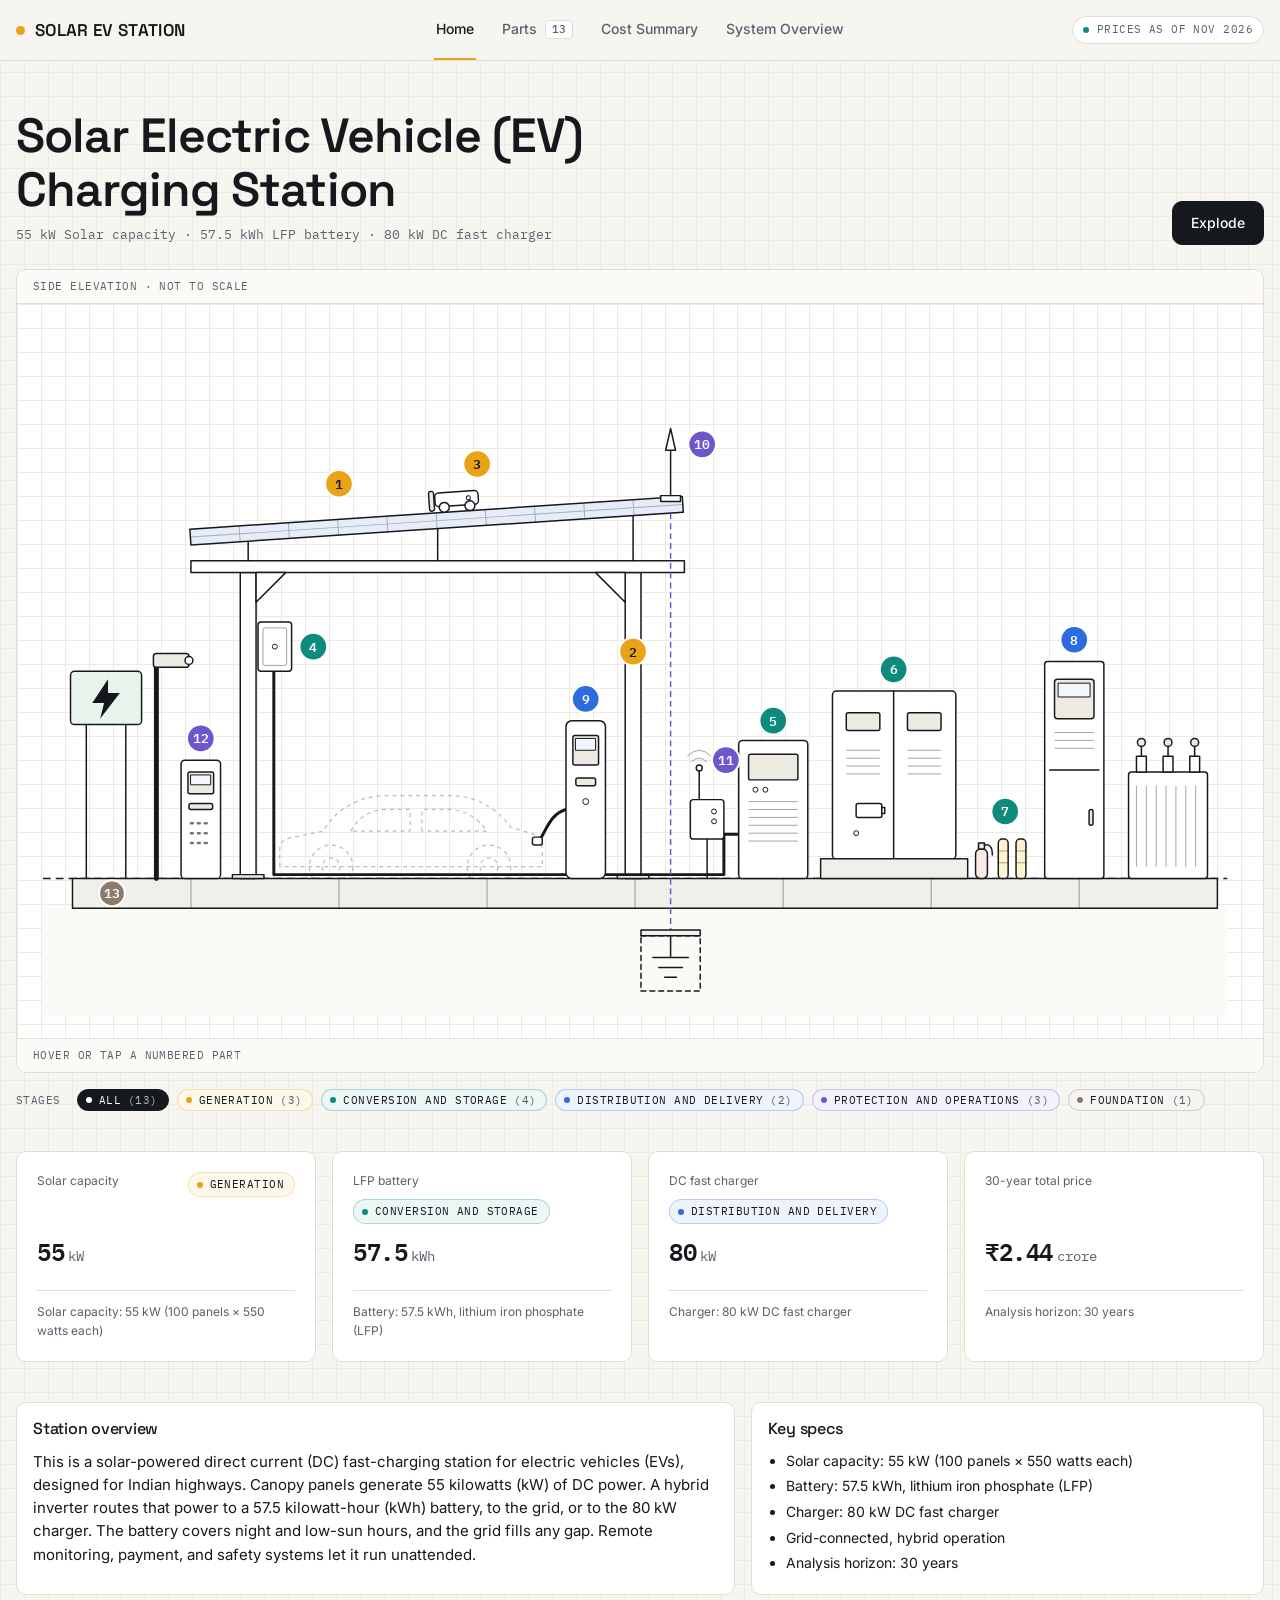
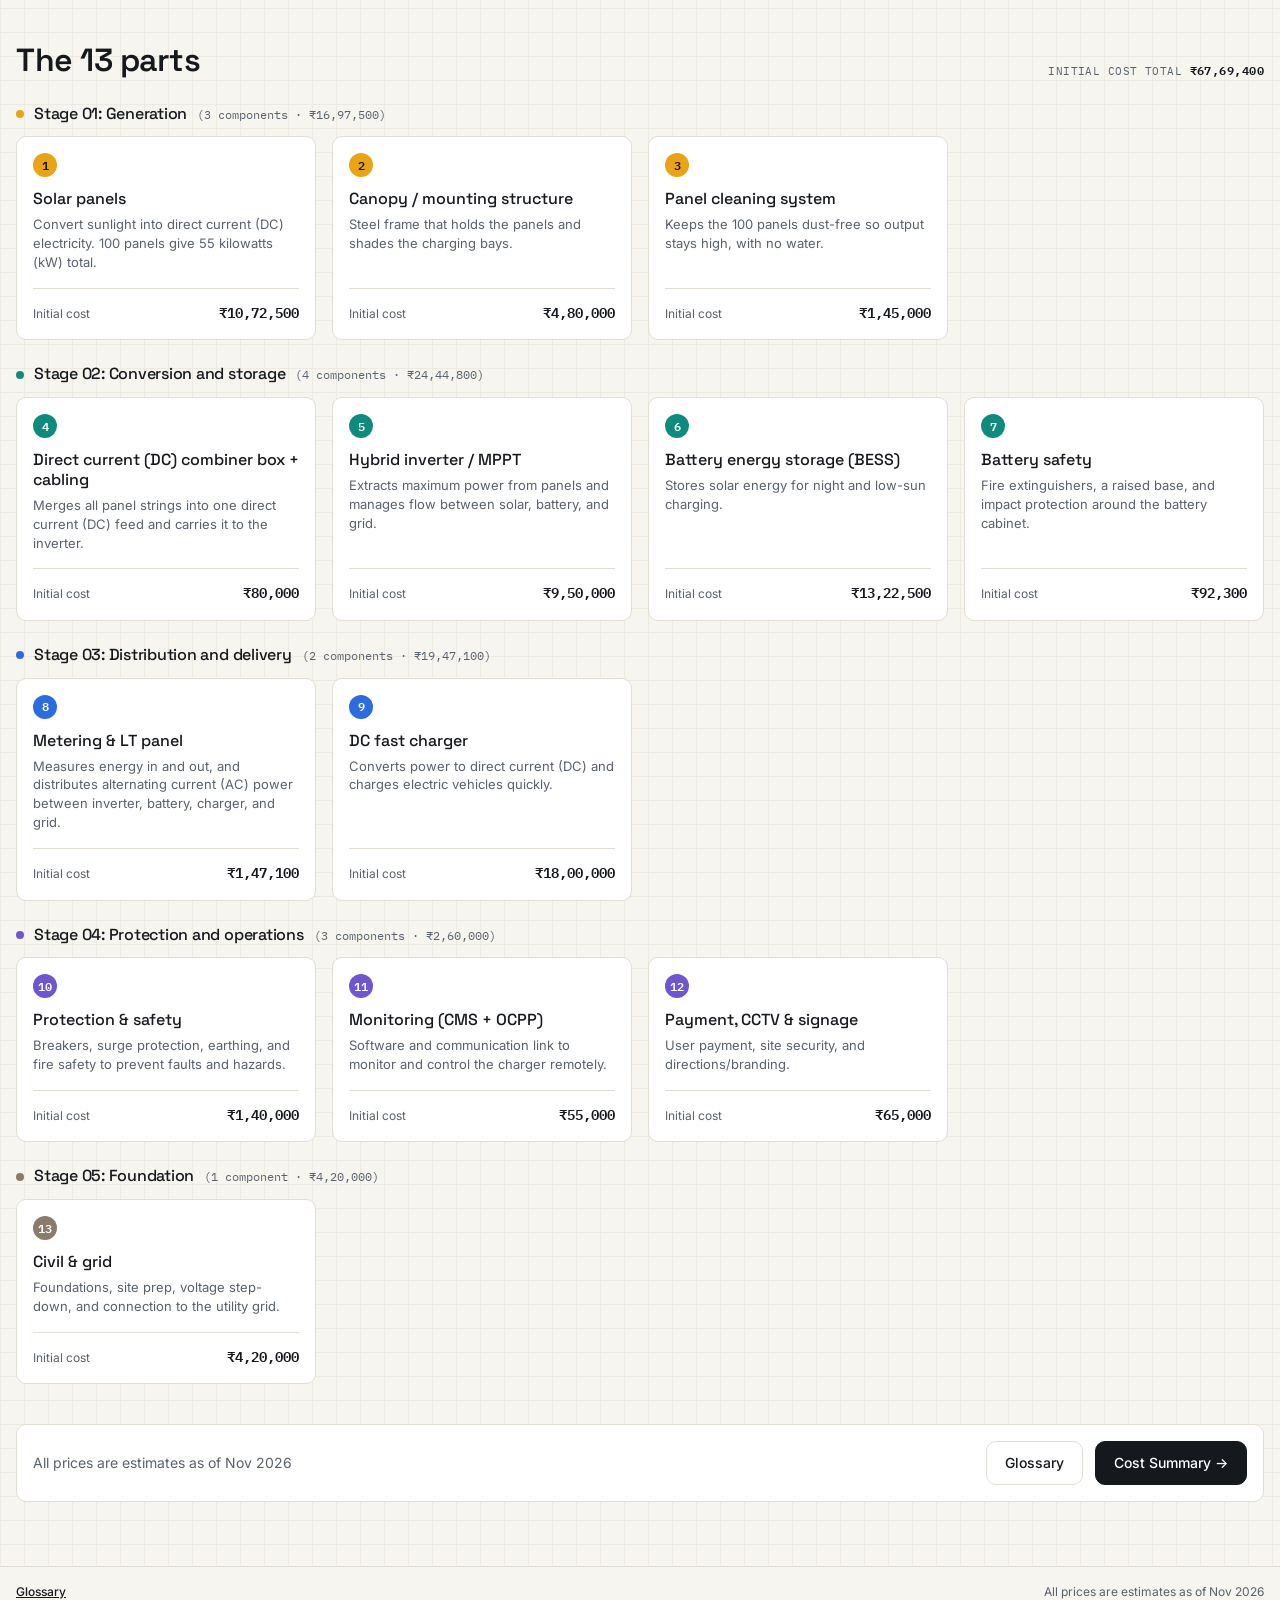
<file: index.html>
<!DOCTYPE html>
<html lang="en">
<head>
  <meta charset="utf-8">
  <meta name="viewport" content="width=device-width, initial-scale=1">
  <title>Solar EV Charging Station</title>
  <meta name="description" content="Engineering walkthrough of a solar-powered DC fast-charging station for electric vehicles: parts, costs and system overview.">
  <link rel="icon" href="data:image/svg+xml,%3Csvg xmlns='http://www.w3.org/2000/svg' viewBox='0 0 32 32'%3E%3Crect width='32' height='32' rx='7' fill='%23E8A317'/%3E%3Cpath d='M18 4 8 18h7l-1 10 10-14h-7z' fill='%2315181D'/%3E%3C/svg%3E">
  <link rel="preconnect" href="https://fonts.googleapis.com">
  <link rel="preconnect" href="https://fonts.gstatic.com" crossorigin>
  <link href="https://fonts.googleapis.com/css2?family=IBM+Plex+Mono:wght@400;500;600&family=Inter:wght@400;500;600;700&family=Space+Grotesk:wght@500;600;700&display=swap" rel="stylesheet">
  <link rel="stylesheet" href="styles.css">
</head>
<body>
  <a class="skip" href="#main">Skip to content</a>

  <header class="topbar">
    <div class="topbar-inner">
      <a class="brand" href="#/"><i aria-hidden="true"></i><span>Solar EV Station</span></a>
      <nav class="nav" id="nav" aria-label="Main">
        <a class="nav-link" href="#/" data-route="home">Home</a>
        <div class="dropdown" id="parts-dd">
          <button class="nav-link dd-btn" id="parts-btn" aria-expanded="false" aria-controls="parts-menu" data-route="parts">Parts <span class="count" id="parts-count"></span></button>
          <div class="dd-menu" id="parts-menu" hidden></div>
        </div>
        <a class="nav-link" href="#/cost-summary" data-route="cost-summary">Cost Summary</a>
        <a class="nav-link" href="#/system" data-route="system">System Overview</a>
      </nav>
      <span class="pill hdr-price" id="hdr-price"><i aria-hidden="true"></i><span></span></span>
    </div>
  </header>

  <main id="main" tabindex="-1"></main>

  <footer class="footer">
    <div class="container footer-inner">
      <a href="#/glossary">Glossary</a>
      <span>All prices are estimates as of Nov 2026</span>
    </div>
  </footer>

  <nav class="tabbar" id="tabbar" aria-label="Pages">
    <a href="#/" data-route="home"><svg viewBox="0 0 24 24" aria-hidden="true"><path d="M4 11l8-7 8 7v9H4z"/></svg>Home</a>
    <a href="#/parts" data-route="parts"><svg viewBox="0 0 24 24" aria-hidden="true"><rect x="4" y="4" width="7" height="7"/><rect x="13" y="4" width="7" height="7"/><rect x="4" y="13" width="7" height="7"/><rect x="13" y="13" width="7" height="7"/></svg>Parts</a>
    <a href="#/cost-summary" data-route="cost-summary"><svg viewBox="0 0 24 24" aria-hidden="true"><path d="M4 20V10M10 20V4M16 20v-7M22 20H2"/></svg>Cost</a>
    <a href="#/system" data-route="system"><svg viewBox="0 0 24 24" aria-hidden="true"><circle cx="5" cy="12" r="2"/><circle cx="19" cy="6" r="2"/><circle cx="19" cy="18" r="2"/><path d="M7 12h5l5-6M12 12l5 6"/></svg>System</a>
    <a href="#/glossary" data-route="glossary"><svg viewBox="0 0 24 24" aria-hidden="true"><path d="M5 4h11a3 3 0 013 3v13H8a3 3 0 01-3-3zM5 17a3 3 0 013-3h11"/></svg>Glossary</a>
  </nav>

  <noscript><p style="padding:24px">This site needs JavaScript enabled.</p></noscript>

  <!-- Station illustration. Flat 2D side view, shown assembled.
       Each part = <g class="part" data-part="N"> containing one or more
       <g class="piece"> children; the explode config in app.js moves pieces
       (in this order) so multi-piece parts can spread out. -->
  <template id="station-svg">
    <svg class="station" viewBox="-10 -10 1230 720" xmlns="http://www.w3.org/2000/svg" role="group" aria-label="Illustration of the solar EV charging station">
      <!-- ground -->
      <rect class="soil" x="0" y="590" width="1200" height="110"/>
      <line class="ground-line" x1="0" y1="560" x2="1200" y2="560"/>

      <!-- faint car for scale (decorative, not clickable) -->
      <g class="car" aria-hidden="true">
        <path d="M240 548V530Q240 520 254 518L284 512Q304 478 346 476H416Q452 478 474 508L494 514Q506 517 506 530V548Z"/>
        <path d="M312 512Q324 490 348 490H372V512ZM384 512V490H414Q436 492 450 512Z"/>
        <circle cx="292" cy="548" r="22"/><circle cx="452" cy="548" r="22"/>
        <circle cx="292" cy="548" r="9"/><circle cx="452" cy="548" r="9"/>
      </g>

      <!-- 13 · civil work: base slab + transformer -->
      <g class="part stage-foundation" data-part="13">
        <g class="piece">
          <rect class="o f-concrete" x="30" y="560" width="1160" height="30"/>
          <path class="thin" d="M150 560V590M300 560V590M450 560V590M600 560V590M750 560V590M900 560V590M1050 560V590"/>
          <g class="badge" transform="translate(70 575)"><circle r="13"/><text y="5">13</text></g>
        </g>
        <g class="piece">
          <rect class="o f-metal" x="1100" y="452" width="80" height="108" rx="3"/>
          <path class="thin" d="M1108 466V548M1118 466V548M1128 466V548M1138 466V548M1148 466V548M1158 466V548M1168 466V548"/>
          <rect class="o f-white" x="1108" y="436" width="10" height="16"/><rect class="o f-white" x="1135" y="436" width="10" height="16"/><rect class="o f-white" x="1162" y="436" width="10" height="16"/>
          <path class="o" d="M1113 436V424M1140 436V424M1167 436V424"/>
          <circle class="o f-dark" cx="1113" cy="422" r="4"/><circle class="o f-dark" cx="1140" cy="422" r="4"/><circle class="o f-dark" cx="1167" cy="422" r="4"/>
        </g>
      </g>

      <!-- 2 · steel canopy: two columns + frame over one bay -->
      <g class="part stage-generation" data-part="2">
        <g class="piece">
          <rect class="o f-metal" x="200" y="250" width="16" height="310"/>
          <rect class="o f-metal" x="590" y="250" width="16" height="310"/>
          <rect class="o f-metal" x="150" y="238" width="500" height="12"/>
          <path class="o f-metal" d="M216 250L246 250L216 280Z"/>
          <path class="o f-metal" d="M590 250L560 250L590 280Z"/>
          <path class="o" d="M208 238V219M400 238V205M598 238V192"/>
          <rect class="o f-dark" x="192" y="556" width="32" height="4"/>
          <rect class="o f-dark" x="582" y="556" width="32" height="4"/>
          <g class="badge" transform="translate(598 330)"><circle r="14"/><text y="5">2</text></g>
        </g>
      </g>

      <!-- 1 · panel row (tilted) -->
      <g class="part stage-generation" data-part="1">
        <g class="piece">
          <g transform="translate(150 222) rotate(-3.8)">
            <rect class="o f-glass" x="0" y="-16" width="500" height="16"/>
            <path class="cells" d="M50 -16V0M100 -16V0M150 -16V0M200 -16V0M250 -16V0M300 -16V0M350 -16V0M400 -16V0M450 -16V0M0 -8H500"/>
          </g>
          <g class="badge" transform="translate(300 160)"><circle r="14"/><text y="5">1</text></g>
        </g>
      </g>

      <!-- 3 · cleaning robot on the panel row -->
      <g class="part stage-generation" data-part="3">
        <g class="piece">
          <g transform="translate(420 188) rotate(-3.8)">
            <rect class="o f-metal" x="-22" y="-20" width="44" height="14" rx="4"/>
            <rect class="o f-dark" x="-28" y="-22" width="5" height="20" rx="2"/>
            <circle class="o f-white" cx="-13" cy="-5" r="5"/><circle class="o f-white" cx="13" cy="-5" r="5"/>
            <circle class="led" cx="12" cy="-13" r="2"/>
          </g>
          <g class="badge" transform="translate(440 140)"><circle r="14"/><text y="5">3</text></g>
        </g>
      </g>

      <!-- 4 · combiner box on the left column + cable running down -->
      <g class="part stage-conversion" data-part="4">
        <g class="piece">
          <path class="cable" d="M234 350V556H690V515H705"/>
          <rect class="o f-metal" x="218" y="300" width="34" height="50" rx="3"/>
          <rect class="thin f-none" x="223" y="306" width="24" height="38" rx="2"/>
          <circle class="led" cx="235" cy="325" r="2.5"/>
          <g class="badge" transform="translate(274 325)"><circle r="14"/><text y="5">4</text></g>
        </g>
      </g>

      <!-- 5 · inverter cabinet -->
      <g class="part stage-conversion" data-part="5">
        <g class="piece">
          <rect class="o f-metal" x="705" y="420" width="70" height="140" rx="4"/>
          <rect class="o f-dark" x="715" y="434" width="50" height="26" rx="2"/>
          <path class="thin" d="M715 482H765M715 490H765M715 498H765M715 506H765M715 514H765M715 522H765"/>
          <circle class="led" cx="722" cy="470" r="2.5"/><circle class="led" cx="732" cy="470" r="2.5"/>
          <g class="badge" transform="translate(740 400)"><circle r="14"/><text y="5">5</text></g>
        </g>
      </g>

      <!-- 6 · battery cabinet (larger) -->
      <g class="part stage-conversion" data-part="6">
        <g class="piece">
          <rect class="o f-metal" x="800" y="370" width="125" height="170" rx="4"/>
          <path class="o" d="M862 370V540"/>
          <rect class="o f-dark" x="814" y="392" width="34" height="18" rx="2"/>
          <rect class="o f-dark" x="876" y="392" width="34" height="18" rx="2"/>
          <path class="thin" d="M814 430H848M814 438H848M814 446H848M814 454H848M876 430H910M876 438H910M876 446H910M876 454H910"/>
          <rect class="o f-white" x="824" y="484" width="26" height="14" rx="2"/><rect class="o f-white" x="850" y="488" width="3" height="6"/>
          <circle class="led" cx="824" cy="514" r="2.5"/>
          <g class="badge" transform="translate(862 348)"><circle r="14"/><text y="5">6</text></g>
        </g>
      </g>

      <!-- 7 · plinth + extinguisher + 2 bollards -->
      <g class="part stage-conversion" data-part="7">
        <g class="piece">
          <rect class="o f-concrete" x="788" y="540" width="149" height="20"/>
        </g>
        <g class="piece">
          <rect class="o f-red" x="945" y="530" width="12" height="30" rx="5"/>
          <rect class="o f-dark" x="948" y="524" width="6" height="6"/>
          <path class="o" d="M954 526Q962 524 962 536"/>
        </g>
        <g class="piece">
          <rect class="o f-yellow" x="968" y="520" width="10" height="40" rx="4"/>
          <rect class="o f-yellow" x="986" y="520" width="10" height="40" rx="4"/>
          <path class="thin" d="M968 532H978M968 544H978M986 532H996M986 544H996"/>
          <g class="badge" transform="translate(975 492)"><circle r="14"/><text y="5">7</text></g>
        </g>
      </g>

      <!-- 8 · tall LT panel with meter window -->
      <g class="part stage-distribution" data-part="8">
        <g class="piece">
          <rect class="o f-metal" x="1015" y="340" width="60" height="220" rx="3"/>
          <rect class="o f-dark" x="1025" y="358" width="40" height="40" rx="3"/>
          <rect class="o f-glass-lt" x="1029" y="362" width="32" height="14"/>
          <path class="thin" d="M1025 412H1065M1025 420H1065M1025 428H1065"/>
          <path class="o" d="M1020 450H1070"/>
          <rect class="o f-dark" x="1060" y="490" width="4" height="16" rx="2"/>
          <g class="badge" transform="translate(1045 318)"><circle r="14"/><text y="5">8</text></g>
        </g>
      </g>

      <!-- 9 · charger pillar with screen and cable -->
      <g class="part stage-distribution" data-part="9">
        <g class="piece">
          <path class="cable" d="M530 490C516 494 512 506 504 520"/>
          <rect class="o f-white" x="496" y="518" width="10" height="8" rx="2"/>
          <rect class="o f-metal" x="530" y="400" width="40" height="160" rx="6"/>
          <rect class="o f-dark" x="537" y="415" width="26" height="30" rx="2"/>
          <rect class="o f-glass-lt" x="540" y="418" width="20" height="12"/>
          <rect class="o f-dark" x="540" y="458" width="20" height="8" rx="2"/>
          <circle class="led" cx="550" cy="482" r="3"/>
          <g class="badge" transform="translate(550 378)"><circle r="14"/><text y="5">9</text></g>
        </g>
      </g>

      <!-- 10 · lightning arrester (top of canopy) + earth pit (ground) -->
      <g class="part stage-operations" data-part="10">
        <g class="piece">
          <rect class="o f-metal" x="626" y="172" width="20" height="6"/>
          <path class="o" d="M636 172V124"/>
          <path class="o f-metal" d="M631 126H641L636 104Z"/>
          <path class="earth-wire" d="M636 190V615"/>
          <g class="badge" transform="translate(668 120)"><circle r="14"/><text y="5">10</text></g>
        </g>
        <g class="piece">
          <rect class="o f-concrete" x="606" y="612" width="60" height="6"/>
          <rect class="o f-none dashed" x="606" y="618" width="60" height="56"/>
          <path class="o" d="M636 618V640M618 640H654M624 650H648M630 660H642"/>
        </g>
      </g>

      <!-- 11 · gateway box with antenna -->
      <g class="part stage-operations" data-part="11">
        <g class="piece">
          <path class="o" d="M673 520V560"/>
          <path class="o" d="M665 480V450"/>
          <circle class="o f-white" cx="665" cy="448" r="3"/>
          <path class="thin" d="M657 442Q665 434 673 442M653 436Q665 424 677 436"/>
          <rect class="o f-metal" x="656" y="480" width="34" height="40" rx="3"/>
          <circle class="led" cx="680" cy="492" r="2.5"/><circle class="led" cx="680" cy="502" r="2.5"/>
          <g class="badge" transform="translate(692 440)"><circle r="14"/><text y="5">11</text></g>
        </g>
      </g>

      <!-- 12 · highway sign + CCTV pole + payment kiosk -->
      <g class="part stage-operations" data-part="12">
        <g class="piece">
          <path class="o" d="M44 404V560M84 404V560"/>
          <rect class="o f-sign" x="28" y="350" width="72" height="54" rx="4"/>
          <path class="bolt" d="M66 358L50 382H62L58 398L78 372H66Z"/>
        </g>
        <g class="piece">
          <path class="pole" d="M115 560V344"/>
          <rect class="o f-dark" x="112" y="332" width="36" height="14" rx="3"/>
          <circle class="o f-white" cx="148" cy="339" r="4"/>
        </g>
        <g class="piece">
          <rect class="o f-metal" x="140" y="440" width="40" height="120" rx="4"/>
          <rect class="o f-dark" x="147" y="452" width="26" height="22" rx="2"/>
          <rect class="o f-glass-lt" x="150" y="455" width="20" height="10"/>
          <rect class="o f-dark" x="148" y="484" width="24" height="6" rx="2"/>
          <path class="dots" d="M150 504H170M150 514H170M150 524H170"/>
          <g class="badge" transform="translate(160 418)"><circle r="14"/><text y="5">12</text></g>
        </g>
      </g>
    </svg>
  </template>

  <script src="data.js"></script>
  <script src="app.js"></script>
</body>
</html>
</file>
<file: styles.css>
/* =====================================================================
   DESIGN TOKENS — restyled from the Stitch "technical drafting" design.
   Everything below this block reads from these variables.
   ===================================================================== */
:root {
  /* colour */
  --bg: #F7F5F0;
  --grid: #EDEAE1;
  --surface: #FFFFFF;
  --surface-alt: #FBFAF7;
  --hover: #F0EFE9;
  --ink: #15181D;
  --ink-soft: #59616D;
  --line: #E2DED5;
  --accent: #E8A317;
  --teal: #0F8B7E;
  --focus: #15181D;
  --amber-tag-bg: #FFF4D6;
  --amber-tag-ink: #7A5200;

  /* stage colours */
  --c-generation: #E8A317;
  --c-conversion: #0F8B7E;
  --c-distribution: #2D6CDF;
  --c-operations: #6E56CF;
  --c-foundation: #8A7B6A;
  /* text colour that sits on a stage colour (number badges) */
  --on-generation: #15181D;
  --on-conversion: #FFFFFF;
  --on-distribution: #FFFFFF;
  --on-operations: #FFFFFF;
  --on-foundation: #FFFFFF;

  /* cost-share bar + chart */
  --seg-1: #0F8B7E;
  --seg-2: #E8A317;
  --seg-3: #6E56CF;
  --seg-4: #2D6CDF;
  --chart-low: #8A7B6A;
  --chart-base: #0F8B7E;
  --chart-high: #E8A317;
  --chart-total: #15181D;
  --chart-grid: #EDEAE1;

  /* station line drawing */
  --svg-line: #15181D;
  --svg-metal: #FFFFFF;
  --svg-dark: #EDEAE1;
  --svg-concrete: #F0EFE9;
  --svg-glass: #E6EDF8;
  --svg-glass-lt: #F3F7FC;
  --svg-soil: #FBFAF6;
  --svg-white: #FFFFFF;
  --svg-red: #FBE9E6;
  --svg-yellow: #FFF3CF;
  --svg-sign: #E8F3EC;
  --svg-stroke: 1.5px;

  /* flow diagram */
  --flow-power: #15181D;
  --flow-data: #6E56CF;

  /* type */
  --font-head: "Space Grotesk", system-ui, sans-serif;
  --font-body: "Inter", system-ui, -apple-system, "Segoe UI", sans-serif;
  --font-mono: "IBM Plex Mono", ui-monospace, "SFMono-Regular", Menlo, monospace;
  --fs-body: 15px;
  --fs-small: 12px;

  /* shape + spacing (no shadows anywhere) */
  --radius: 10px;
  --radius-sm: 6px;
  --radius-pill: 999px;
  --space-1: 4px;
  --space-2: 8px;
  --space-3: 12px;
  --space-4: 16px;
  --space-5: 24px;
  --space-6: 40px;
  --space-7: 64px;
  --container: 1280px;
  --gutter: 16px;
  --shadow: none;
  --header-h: 60px;
  --tabbar-h: 60px;

  /* explode animation */
  --explode-dur: 1s;
  --explode-ease: cubic-bezier(.65, 0, .25, 1);
}

/* ===================================================================== */

*, *::before, *::after { box-sizing: border-box; }
html { -webkit-text-size-adjust: 100%; scroll-padding-top: calc(var(--header-h) + 16px); }
body {
  margin: 0;
  background-color: var(--bg);
  background-image:
    linear-gradient(var(--grid) 1px, transparent 1px),
    linear-gradient(90deg, var(--grid) 1px, transparent 1px);
  background-size: 24px 24px;
  color: var(--ink);
  font-family: var(--font-body);
  font-size: var(--fs-body);
  line-height: 1.55;
  overflow-x: hidden;
}
h1, h2, h3, h4 { font-family: var(--font-head); line-height: 1.2; margin: 0 0 var(--space-3); letter-spacing: -.015em; font-weight: 600; }
h1 { font-size: clamp(30px, 4.6vw, 48px); line-height: 1.12; letter-spacing: -.02em; }
h2 { font-size: clamp(22px, 3vw, 32px); }
h3 { font-size: 18px; font-weight: 500; }
p { margin: 0 0 var(--space-3); }
a { color: inherit; }
img, svg { max-width: 100%; }
.mono, .num { font-family: var(--font-mono); font-variant-numeric: tabular-nums; }
.small { font-size: var(--fs-small); color: var(--ink-soft); }
.eyebrow { font-family: var(--font-mono); font-size: 11px; letter-spacing: .04em; text-transform: uppercase; color: var(--ink-soft); }

:focus-visible { outline: 2px solid var(--focus); outline-offset: 2px; border-radius: 4px; }
main:focus { outline: none; }

.skip { position: absolute; left: -999px; top: 8px; background: var(--ink); color: #fff; padding: 8px 12px; border-radius: var(--radius-sm); z-index: 100; }
.skip:focus { left: 8px; }

.container { width: 100%; max-width: var(--container); margin: 0 auto; padding: 0 var(--gutter); }
.section { margin-top: var(--space-6); }
.hide-m { }

/* ---------- header ---------- */
.topbar { position: sticky; top: 0; z-index: 50; background: var(--bg); border-bottom: 1px solid var(--line); }
.topbar-inner { max-width: var(--container); margin: 0 auto; padding: 0 var(--gutter); display: grid; grid-template-columns: 1fr auto 1fr; align-items: center; height: var(--header-h); }
.brand { display: flex; align-items: center; gap: 10px; text-decoration: none; font-family: var(--font-head); font-weight: 600; font-size: 17px; letter-spacing: .02em; text-transform: uppercase; justify-self: start; }
.brand i { width: 9px; height: 9px; border-radius: 50%; background: var(--accent); flex: none; }
.nav { display: flex; align-items: stretch; gap: var(--space-5); height: var(--header-h); }
.nav-link { font: inherit; font-size: 14px; font-weight: 500; color: var(--ink-soft); text-decoration: none; background: none; border: 0; border-bottom: 2px solid transparent; padding: 0 2px; cursor: pointer; display: inline-flex; align-items: center; gap: 8px; }
.nav-link:hover { color: var(--ink); }
.nav-link.active { color: var(--ink); border-bottom-color: var(--accent); }
.count { font-family: var(--font-mono); font-size: 11px; line-height: 1; padding: 3px 6px; border: 1px solid var(--line); border-radius: 4px; background: var(--surface); color: var(--ink-soft); }
.dropdown { position: relative; display: flex; }
.dd-menu { position: absolute; top: calc(100% - 4px); left: 50%; transform: translateX(-50%); width: 380px; max-height: min(70vh, 640px); overflow-y: auto; background: var(--surface); border: 1px solid var(--line); border-radius: var(--radius); padding: var(--space-2); }
.dd-menu[hidden] { display: none; }
.dd-group { padding: var(--space-2) var(--space-3) var(--space-1); font-family: var(--font-mono); font-size: 11px; text-transform: uppercase; letter-spacing: .04em; color: var(--ink-soft); display: flex; align-items: center; gap: 8px; }
.dd-group i, .legend i { width: 6px; height: 6px; border-radius: 50%; background: var(--stage); display: inline-block; flex: none; }
.dd-item { display: flex; gap: 10px; align-items: baseline; padding: 8px var(--space-3); text-decoration: none; border-radius: var(--radius-sm); font-size: 14px; line-height: 1.35; }
.dd-item:hover, .dd-item.active { background: var(--hover); }
.dd-item .n { font-family: var(--font-mono); font-weight: 500; width: 22px; flex: none; color: var(--ink-soft); }
.hdr-price { justify-self: end; }

/* pills: price + chips */
.pill { display: inline-flex; align-items: center; gap: 8px; font-family: var(--font-mono); font-size: 11px; letter-spacing: .04em; text-transform: uppercase; padding: 4px 10px; border-radius: var(--radius-pill); border: 1px solid var(--line); background: var(--surface); color: var(--ink-soft); white-space: nowrap; }
.pill i { width: 6px; height: 6px; border-radius: 50%; background: var(--teal); }
.price-badge { display: none; margin-bottom: var(--space-3); }

/* stage chip */
.chip { display: inline-flex; align-items: center; gap: 7px; font-family: var(--font-mono); font-size: 11px; letter-spacing: .04em; text-transform: uppercase; padding: 3px 10px 3px 8px; border-radius: var(--radius-pill); border: 1px solid color-mix(in srgb, var(--stage) 30%, transparent); background: color-mix(in srgb, var(--stage) 8%, var(--surface)); color: var(--ink); white-space: nowrap; }
.chip i { width: 6px; height: 6px; border-radius: 50%; background: var(--stage); flex: none; }
button.chip { cursor: pointer; font-family: var(--font-mono); }
button.chip:hover { background: color-mix(in srgb, var(--stage) 16%, var(--surface)); }
button.chip[aria-pressed="true"] { background: var(--stage); color: var(--on-stage); border-color: var(--stage); }
button.chip[aria-pressed="true"] i { background: var(--on-stage); }
.chip .ct { opacity: .7; }

.stage-generation { --stage: var(--c-generation); --on-stage: var(--on-generation); }
.stage-conversion { --stage: var(--c-conversion); --on-stage: var(--on-conversion); }
.stage-distribution { --stage: var(--c-distribution); --on-stage: var(--on-distribution); }
.stage-operations { --stage: var(--c-operations); --on-stage: var(--on-operations); }
.stage-foundation { --stage: var(--c-foundation); --on-stage: var(--on-foundation); }
.stage-all { --stage: var(--ink); --on-stage: #fff; }

/* buttons */
.btn { display: inline-flex; align-items: center; justify-content: center; gap: 8px; font: inherit; font-weight: 500; font-size: 14px; text-decoration: none; background: var(--ink); color: #fff; border: 1px solid var(--ink); border-radius: var(--radius); padding: 10px 18px; cursor: pointer; min-height: 42px; }
.btn:hover { background: var(--ink-soft); border-color: var(--ink-soft); }
.btn.secondary { background: var(--surface); color: var(--ink); border-color: var(--line); }
.btn.secondary:hover { background: var(--bg); }

.card { background: var(--surface); border: 1px solid var(--line); border-radius: var(--radius); padding: var(--space-4); }
.panel { background: var(--surface); border: 1px solid var(--line); border-radius: var(--radius); overflow: hidden; }
.panel-head { display: flex; justify-content: space-between; align-items: center; gap: var(--space-3); padding: 12px var(--space-4); border-bottom: 1px solid var(--line); background: var(--surface-alt); font-family: var(--font-head); font-weight: 500; font-size: 15px; }

/* metric card */
.metrics { display: grid; grid-template-columns: repeat(4, 1fr); gap: var(--space-4); }
.metric { background: var(--surface); border: 1px solid var(--line); border-radius: var(--radius); padding: 20px; display: flex; flex-direction: column; min-width: 0; }
.metric.hl { border-top: 2px solid var(--accent); }
.metric .mh { flex-wrap: wrap; row-gap: 6px; display: flex; justify-content: space-between; align-items: center; gap: 8px; font-size: 12px; color: var(--ink-soft); margin-bottom: var(--space-3); }
.metric .mv { font-family: var(--font-mono); font-weight: 600; font-size: 24px; line-height: 1.25; letter-spacing: -.02em; font-variant-numeric: tabular-nums; }
.metric .mv.txt { font-size: 15px; font-weight: 500; letter-spacing: 0; line-height: 1.4; }
.metric .mv .u { font-size: 14px; font-weight: 400; color: var(--ink-soft); margin-left: 4px; letter-spacing: 0; }
.metric .mf { margin-top: auto; padding-top: var(--space-3); }
.metric .mf > div { border-top: 1px solid var(--line); padding-top: var(--space-3); font-size: 12px; color: var(--ink-soft); }
.metric .mv + .mf { margin-top: var(--space-3); }

/* tables */
.table-wrap { overflow-x: auto; border: 1px solid var(--line); border-radius: var(--radius); background: var(--surface); }
table { border-collapse: collapse; width: 100%; font-size: 14px; }
th, td { text-align: left; padding: 12px var(--space-4); border-bottom: 1px solid var(--line); vertical-align: top; }
tr:last-child > th, tr:last-child > td { border-bottom: 0; }
thead th { background: var(--surface-alt); font-family: var(--font-mono); font-size: 11px; font-weight: 500; text-transform: uppercase; letter-spacing: .04em; color: var(--ink-soft); }
td.r, th.r { text-align: right; }
tfoot td, tr.total td, tr.total th { font-weight: 600; background: var(--surface-alt); }
td.r, td.num { font-family: var(--font-mono); font-variant-numeric: tabular-nums; white-space: nowrap; }
tbody tr:hover > td, tbody tr:hover > th { background: var(--hover); }
.table-wrap td a { text-decoration: none; }
.table-wrap td a:hover { text-decoration: underline; }
.pn-badge { display: inline-grid; place-items: center; min-width: 22px; height: 22px; border-radius: 50%; background: var(--stage); color: var(--on-stage); font-family: var(--font-mono); font-size: 11px; font-weight: 600; margin-right: 8px; }

/* ---------- Home ---------- */
.page { padding-top: var(--space-5); padding-bottom: var(--space-7); }
.hero { display: flex; justify-content: space-between; align-items: flex-end; gap: var(--space-5); padding: var(--space-5) 0 var(--space-5); flex-wrap: wrap; }
.hero h1 { margin: 0 0 var(--space-2); max-width: 20ch; }
.hero .lede { margin: 0; font-family: var(--font-mono); font-size: 13px; color: var(--ink-soft); }
.hero-actions { display: flex; gap: var(--space-3); align-items: center; }

.frame { background: var(--surface); border: 1px solid var(--line); border-radius: var(--radius); overflow: hidden; }
.frame-strip { display: flex; justify-content: space-between; gap: var(--space-3); padding: 8px var(--space-4); font-family: var(--font-mono); font-size: 11px; letter-spacing: .04em; text-transform: uppercase; color: var(--ink-soft); background: var(--surface-alt); }
.frame-strip.top { border-bottom: 1px solid var(--line); }
.frame-strip.bottom { border-top: 1px solid var(--line); }
.stage-wrap { position: relative; }
.canvas { background-color: var(--surface); background-image: linear-gradient(var(--grid) 1px, transparent 1px), linear-gradient(90deg, var(--grid) 1px, transparent 1px); background-size: 24px 24px; padding: var(--space-3) var(--space-4); overflow-x: auto; overflow-y: hidden; }
.canvas svg.station { display: block; width: 100%; height: auto; min-width: 0; }

.station .soil { fill: var(--svg-soil); }
.station .ground-line { stroke: var(--svg-line); stroke-width: var(--svg-stroke); stroke-dasharray: 8 5; }
.station .car { fill: none; stroke: var(--svg-line); stroke-width: 1.25; stroke-dasharray: 4 4; opacity: .28; pointer-events: none; }
.station .o { stroke: var(--svg-line); stroke-width: var(--svg-stroke); stroke-linejoin: round; stroke-linecap: round; fill: none; }
.station .thin { stroke: var(--svg-line); stroke-width: 1; opacity: .4; fill: none; }
.station .cells { stroke: var(--svg-line); stroke-width: 1; opacity: .3; fill: none; }
.station .dots { stroke: var(--svg-line); stroke-width: 2.5; stroke-dasharray: 2 5; stroke-linecap: round; fill: none; opacity: .6; }
.station .dashed { stroke-dasharray: 5 4; }
.station .cable { stroke: var(--svg-line); stroke-width: 3; fill: none; stroke-linecap: round; stroke-linejoin: round; }
.station .earth-wire { stroke: var(--c-operations); stroke-width: 1.5; fill: none; stroke-dasharray: 6 4; }
.station .pole { stroke: var(--svg-line); stroke-width: 5; stroke-linecap: round; fill: none; }
.station .bolt { fill: var(--svg-line); stroke: none; }
.station .led { fill: var(--svg-white); stroke: var(--svg-line); stroke-width: 1; }
.station .f-metal { fill: var(--svg-metal); }
.station .f-dark { fill: var(--svg-dark); }
.station .f-concrete { fill: var(--svg-concrete); }
.station .f-glass { fill: var(--svg-glass); }
.station .f-glass-lt { fill: var(--svg-glass-lt); stroke-width: 1; }
.station .f-white { fill: var(--svg-white); }
.station .f-red { fill: var(--svg-red); }
.station .f-yellow { fill: var(--svg-yellow); }
.station .f-sign { fill: var(--svg-sign); }
.station .f-none { fill: none; }

.station .part { cursor: pointer; outline: none; transition: opacity .25s; }
.station .piece { transition: transform var(--explode-dur) var(--explode-ease); }
.station .part:hover .o, .station .part.is-active .o, .station .part:focus-visible .o { stroke: var(--stage); stroke-width: 2.25; }
.station .part:hover .pole, .station .part.is-active .pole, .station .part:focus-visible .pole { stroke: var(--stage); }
.station .part:hover .bolt, .station .part.is-active .bolt { fill: var(--stage); }
.station .badge circle { fill: var(--stage); stroke: var(--surface); stroke-width: 2; }
.station .badge text { fill: var(--on-stage); font-family: var(--font-mono); font-weight: 600; font-size: 13px; text-anchor: middle; pointer-events: none; }
.station .part:focus-visible .badge circle { stroke: var(--ink); stroke-width: 2.5; }
.station.filtering .part:not(.on) { opacity: .18; }
.station.mini .part { cursor: default; pointer-events: none; }
.station.mini .part:not(.on) { opacity: .2; }

@media (prefers-reduced-motion: reduce) {
  .station .piece { transition: none; }
}

/* tooltip (desktop hover) */
.tip { position: absolute; z-index: 10; width: 280px; background: var(--surface); color: var(--ink); border: 1px solid var(--ink); border-radius: var(--radius); padding: 12px 14px; pointer-events: none; font-size: 13px; line-height: 1.45; }
.tip[hidden] { display: none; }
.tip .th { display: flex; align-items: center; gap: 8px; margin-bottom: 6px; font-family: var(--font-head); font-weight: 600; font-size: 14px; line-height: 1.25; }
.tip p { margin: 0 0 10px; color: var(--ink-soft); }
.tip .tf { display: flex; justify-content: space-between; align-items: baseline; border-top: 1px solid var(--line); padding-top: 8px; font-size: 12px; }
.tip .tf .mono { font-weight: 600; font-size: 13px; }
.tip .tf .go { font-weight: 500; color: var(--ink); }
.num-chip { display: inline-grid; place-items: center; min-width: 24px; height: 22px; padding: 0 6px; border-radius: 6px; background: var(--stage); color: var(--on-stage); font-family: var(--font-mono); font-size: 12px; font-weight: 600; flex: none; }

/* selected-part card (touch) */
.sel { margin-top: var(--space-3); display: none; }
.sel.show { display: block; }
.sel .card { display: grid; gap: var(--space-2); border-left: 3px solid var(--stage); }
.sel .sh { display: flex; align-items: center; gap: 10px; font-family: var(--font-head); font-weight: 600; line-height: 1.25; }
.sel p { margin: 0; color: var(--ink-soft); font-size: 14px; }
.sel .sf { display: flex; justify-content: space-between; align-items: center; gap: var(--space-3); margin-top: var(--space-2); }
.sel .sf .l { font-family: var(--font-mono); font-size: 11px; text-transform: uppercase; letter-spacing: .04em; color: var(--ink-soft); }
.sel .sf .mono { font-size: 20px; font-weight: 600; }

/* stage filter */
.filters { display: flex; align-items: center; gap: var(--space-2); margin-top: var(--space-4); flex-wrap: wrap; }
.filters .eyebrow { margin-right: var(--space-2); }

.overview { display: grid; grid-template-columns: 1.4fr 1fr; gap: var(--space-4); }
.overview ul { margin: 0; padding-left: 18px; font-size: 14px; }
.overview li { margin-bottom: 4px; }
.overview h3 { font-size: 16px; }

.parts-head { display: flex; justify-content: space-between; align-items: flex-end; gap: var(--space-3); flex-wrap: wrap; margin-bottom: var(--space-4); }
.parts-head h2 { margin: 6px 0 0; }
.parts-head .sum { font-family: var(--font-mono); font-size: 11px; letter-spacing: .04em; text-transform: uppercase; color: var(--ink-soft); }
.parts-head .sum b { color: var(--ink); font-weight: 600; font-size: 12px; }
.group-head { display: flex; align-items: baseline; gap: 10px; margin: var(--space-5) 0 var(--space-3); flex-wrap: wrap; }
.group-head i { width: 8px; height: 8px; border-radius: 50%; background: var(--stage); align-self: center; }
.group-head h3 { margin: 0; font-size: 16px; font-weight: 500; }
.group-head .gs { font-family: var(--font-mono); font-size: 12px; color: var(--ink-soft); }
.cards { display: grid; grid-template-columns: repeat(4, 1fr); gap: var(--space-4); }
a.pcard { display: flex; flex-direction: column; text-decoration: none; background: var(--surface); border: 1px solid var(--line); border-radius: var(--radius); padding: var(--space-4); min-width: 0; }
a.pcard:hover { background: var(--hover); border-color: var(--stage); box-shadow: inset 3px 0 0 var(--stage); }
.pcard .top { display: flex; align-items: center; margin-bottom: var(--space-3); }
.pcard .n { display: inline-grid; place-items: center; width: 24px; height: 24px; border-radius: 50%; background: var(--stage); color: var(--on-stage); font-family: var(--font-mono); font-weight: 600; font-size: 12px; flex: none; }
.pcard .name { font-family: var(--font-head); font-weight: 500; font-size: 16px; line-height: 1.25; margin-bottom: 6px; }
.pcard .tt { color: var(--ink-soft); font-size: 13px; line-height: 1.45; margin: 0 0 var(--space-4); }
.pcard .cost { margin-top: auto; display: flex; justify-content: space-between; align-items: baseline; border-top: 1px solid var(--line); padding-top: var(--space-3); font-family: var(--font-mono); font-weight: 600; font-size: 14px; }
.pcard .cost small { font-family: var(--font-body); font-weight: 400; color: var(--ink-soft); font-size: 12px; }

.note-card { display: flex; justify-content: space-between; align-items: center; gap: var(--space-4); flex-wrap: wrap; }
.note-card p { margin: 0; color: var(--ink-soft); font-size: 14px; }
.note-actions { display: flex; gap: var(--space-3); flex-wrap: wrap; }

/* ---------- Part page ---------- */
.crumbs { display: flex; justify-content: space-between; align-items: center; gap: var(--space-3); padding: 8px var(--space-4); background: var(--surface); border: 1px solid var(--line); border-radius: var(--radius); margin-bottom: var(--space-4); font-family: var(--font-mono); font-size: 11px; letter-spacing: .04em; text-transform: uppercase; color: var(--ink-soft); flex-wrap: wrap; }
.crumbs a { text-decoration: none; }
.crumbs a:hover { color: var(--ink); text-decoration: underline; }
.crumbs .cur { color: var(--ink); }
.part-head { padding: var(--space-5); margin-bottom: var(--space-4); }
.tag-row { display: flex; gap: var(--space-2); align-items: center; flex-wrap: wrap; margin-bottom: var(--space-4); }
.tag-black { font-family: var(--font-mono); font-size: 11px; letter-spacing: .04em; text-transform: uppercase; background: var(--ink); color: #fff; padding: 4px 10px; border-radius: 4px; }
.part-head h1 { font-size: clamp(26px, 3.6vw, 38px); margin: 0 0 var(--space-2); }
.part-head .sub { font-size: 17px; color: var(--ink-soft); margin: 0 0 var(--space-4); }
.part-head .explain { border-top: 1px solid var(--line); padding-top: var(--space-4); margin: 0; max-width: 80ch; font-size: 15px; line-height: 1.65; }
.part-grid { display: grid; grid-template-columns: minmax(0, 1.7fr) minmax(0, 1fr); gap: var(--space-4); margin-top: var(--space-4); align-items: start; }
.detail th { width: 200px; font-weight: 500; color: var(--ink); font-size: 14px; background: var(--surface); }
.detail td { font-size: 14px; }
.detail ul { margin: 0; padding-left: 18px; }
.detail .mono-v { font-family: var(--font-mono); font-weight: 600; }
.detail .sub { color: var(--ink-soft); font-size: 12px; margin-top: 4px; }
.tag-amber { display: inline-flex; align-items: center; gap: 6px; margin-top: 6px; font-size: 12px; padding: 3px 10px; border-radius: var(--radius-pill); background: var(--amber-tag-bg); color: var(--amber-tag-ink); border: 1px solid color-mix(in srgb, var(--accent) 45%, transparent); }
.tag-amber::before { content: ""; width: 6px; height: 6px; border-radius: 50%; background: var(--accent); }
.breakdown { list-style: none; padding: 0 !important; margin: 8px 0 0 !important; }
.breakdown li { display: flex; justify-content: space-between; gap: var(--space-4); padding: 5px 0; border-top: 1px dashed var(--line); font-size: 13px; }
.breakdown li span { font-family: var(--font-mono); white-space: nowrap; }
.side { display: grid; gap: var(--space-4); }
.side .mini-wrap { padding: var(--space-3); background-color: var(--surface); background-image: linear-gradient(var(--grid) 1px, transparent 1px), linear-gradient(90deg, var(--grid) 1px, transparent 1px); background-size: 24px 24px; }
.mini-wrap svg { display: block; width: 100%; height: auto; }
.callout { background: var(--surface); border: 1px solid var(--line); border-left: 3px solid var(--stage); border-radius: var(--radius); padding: var(--space-4); }
.callout + .callout { margin-top: var(--space-3); }
.callout .eyebrow { color: var(--stage); filter: brightness(.8); margin-bottom: 6px; }
.callout p, .callout ul { margin: 0; font-size: 14px; }
.callout ul { padding-left: 18px; }

.timeline-card { margin-top: var(--space-4); padding: var(--space-5); }
.tl-head { display: flex; justify-content: space-between; align-items: flex-start; gap: var(--space-3); flex-wrap: wrap; margin-bottom: var(--space-5); }
.tl-head h2 { font-size: 22px; margin: 0; font-weight: 500; }
.tl-head .small { margin: 4px 0 0; }
.tl-total { font-family: var(--font-mono); font-size: 12px; background: var(--surface-alt); border: 1px solid var(--line); border-radius: var(--radius-sm); padding: 8px 12px; color: var(--ink-soft); }
.tl-total b { color: var(--ink); font-size: 14px; margin-left: 6px; }
.tl2 { position: relative; height: 62px; margin: 0 30px var(--space-5); }
.tl2-track { position: absolute; left: 0; right: 0; top: 8px; height: 8px; border-radius: 4px; background: var(--line); overflow: hidden; }
.tl2-seg { position: absolute; top: 0; bottom: 0; background: var(--stage); }
.tl2-pt { position: absolute; top: 0; transform: translateX(-50%); text-align: center; font-family: var(--font-mono); font-size: 11px; letter-spacing: .04em; text-transform: uppercase; white-space: nowrap; color: var(--ink-soft); }
.tl2-pt i { display: block; width: 16px; height: 16px; border-radius: 50%; background: var(--surface); border: 3px solid var(--stage); margin: 0 auto 8px; }
.tl2-pt.re i { background: var(--stage); border-color: var(--surface); outline: 1.5px solid var(--stage); }
.tl2-pt b { display: block; color: var(--ink); font-weight: 600; }
.cycles { display: grid; grid-template-columns: repeat(auto-fit, minmax(210px, 1fr)); gap: var(--space-4); }
.cycle { background: var(--surface); border: 1px solid var(--line); border-radius: var(--radius); padding: var(--space-4); display: flex; flex-direction: column; gap: 6px; border-top: 2px solid var(--stage); }
.cycle .eyebrow { color: var(--stage); filter: brightness(.8); }
.cycle h3 { font-size: 16px; margin: 0; }
.cycle .cc { margin-top: var(--space-3); border-top: 1px solid var(--line); padding-top: var(--space-3); display: flex; justify-content: space-between; align-items: baseline; font-size: 12px; color: var(--ink-soft); }
.cycle .cc .mono { color: var(--ink); font-weight: 600; font-size: 14px; }
.calc { margin-top: var(--space-4); padding: 10px var(--space-4); background: var(--hover); border: 1px solid var(--line); border-radius: var(--radius-sm); font-family: var(--font-mono); font-size: 12px; color: var(--ink-soft); }
.calc b { color: var(--ink); font-weight: 600; }

.pn { display: grid; grid-template-columns: 1fr auto 1fr; gap: var(--space-4); align-items: center; margin-top: var(--space-4); padding: var(--space-4); background: var(--surface); border: 1px solid var(--line); border-radius: var(--radius); }
.pn a.pc { display: block; text-decoration: none; border: 1px solid var(--line); border-radius: var(--radius-sm); padding: 10px var(--space-3); min-width: 0; }
.pn a.pc:hover { background: var(--hover); border-color: var(--stage); }
.pn .pc.next { text-align: right; }
.pn .pm { font-family: var(--font-mono); font-size: 11px; letter-spacing: .04em; text-transform: uppercase; color: var(--ink-soft); display: flex; gap: 8px; align-items: center; }
.pn .next .pm { justify-content: flex-end; }
.pn .pm i { width: 6px; height: 6px; border-radius: 50%; background: var(--stage); }
.pn .nm { font-family: var(--font-head); font-weight: 500; font-size: 16px; line-height: 1.25; margin: 2px 0; }
.pn .pcst { font-family: var(--font-mono); font-size: 12px; color: var(--ink-soft); }
.pn .spacer { min-height: 1px; }
.pn .mid { display: flex; justify-content: center; }

/* ---------- Cost summary / generic pages ---------- */
.page-head { padding: var(--space-5) 0 var(--space-4); }
.page-head h1 { margin: 0; }
.cs-section { margin-top: var(--space-6); }
.cs-section > h2 { margin-bottom: var(--space-4); font-size: clamp(20px, 2.6vw, 26px); }
.stack { display: flex; height: 32px; border-radius: var(--radius-sm); overflow: hidden; border: 1px solid var(--line); margin-top: var(--space-4); }
.stack span { display: grid; place-items: center; color: #fff; font-family: var(--font-mono); font-size: 11px; font-weight: 600; min-width: 0; overflow: hidden; }
.stack span:nth-child(2) { color: var(--ink); }
.stack-legend { list-style: none; padding: 0; margin: var(--space-3) 0 0; display: grid; gap: 6px; font-size: 13px; }
.stack-legend li { display: flex; gap: 10px; align-items: baseline; }
.stack-legend i { width: 10px; height: 10px; border-radius: 2px; flex: none; transform: translateY(1px); }
.metric .mh .tagc { font-family: var(--font-mono); font-size: 11px; color: var(--ink-soft); }
.scen { display: grid; grid-template-columns: repeat(3, 1fr); gap: var(--space-4); margin-bottom: var(--space-4); }
.takeaways { display: grid; grid-template-columns: repeat(auto-fit, minmax(230px, 1fr)); gap: var(--space-4); }
.take { background: var(--surface); border: 1px solid var(--line); border-left: 3px solid var(--accent); border-radius: var(--radius); padding: var(--space-4); font-weight: 500; font-size: 14px; }
.take:nth-child(2) { border-left-color: var(--c-conversion); }
.take:nth-child(3) { border-left-color: var(--c-distribution); }
.take:nth-child(4) { border-left-color: var(--c-operations); }
.gen-table th:first-child, .gen-table td:first-child { position: sticky; left: 0; background: var(--surface); font-family: var(--font-body); white-space: normal; min-width: 150px; font-weight: 500; text-align: left; z-index: 1; }
.gen-table thead th:first-child { background: var(--surface-alt); }
.gen-table td.hl, .gen-table th.hl { background: color-mix(in srgb, var(--accent) 10%, var(--surface)); }
.gen-table td.hl { font-weight: 600; }
.gen-table td small { display: block; font-family: var(--font-body); color: var(--ink-soft); font-weight: 400; }
.chart-card { margin-top: var(--space-4); background: var(--surface); border: 1px solid var(--line); border-radius: var(--radius); padding: var(--space-4); }
.chart-card h3 { margin-bottom: 4px; font-size: 16px; }
#chart-host { width: 100%; }
#chart-host svg { display: block; width: 100%; height: auto; }
.chart-legend { list-style: none; display: flex; flex-wrap: wrap; gap: var(--space-2) var(--space-5); padding: 0; margin: var(--space-3) 0 0; font-size: 13px; }
.chart-legend li { display: flex; align-items: center; gap: 8px; }
.chart-legend i { width: 20px; height: 2px; display: inline-block; }
.chart .axis { stroke: var(--ink-soft); stroke-width: 1; }
.chart .grid { stroke: var(--chart-grid); stroke-width: 1; }
.chart text { font-family: var(--font-mono); font-size: 11px; fill: var(--ink-soft); }
.chart .total-line { stroke: var(--chart-total); stroke-width: 1.25; stroke-dasharray: 6 5; }
.chart .total-label { fill: var(--ink); font-family: var(--font-mono); font-weight: 500; font-size: 11px; }
.chart .ln { fill: none; stroke-width: 1.75; stroke-linejoin: round; stroke-linecap: round; }
.chart .ln.base { stroke-width: 2.5; }
.chart .drop { stroke-width: 1; stroke-dasharray: 2 3; }
.list-block { margin: 0; padding-left: 20px; max-width: 80ch; font-size: 14px; }
.list-block li { margin-bottom: 8px; }
.sub-h { margin-top: var(--space-5); }

/* ---------- System overview ---------- */
.flow-card { background: var(--surface); border: 1px solid var(--line); border-radius: var(--radius); padding: var(--space-4); background-image: linear-gradient(var(--grid) 1px, transparent 1px), linear-gradient(90deg, var(--grid) 1px, transparent 1px); background-size: 24px 24px; }
#flow-host svg { display: block; width: 100%; height: auto; margin: 0 auto; }
#flow-host.narrow svg { max-width: 420px; }
.flow .node rect.box { fill: var(--surface); stroke-width: 1.5; }
.flow .node rect.bar { fill: var(--stage); }
.flow .node.nopart rect.box { stroke: var(--ink-soft); stroke-dasharray: 5 4; fill: var(--surface-alt); }
.flow .node text { font-family: var(--font-body); font-size: 13px; fill: var(--ink); font-weight: 500; }
.flow .node .nb circle { fill: var(--stage); }
.flow .node .nb text { fill: var(--on-stage); font-family: var(--font-mono); font-size: 12px; font-weight: 600; text-anchor: middle; }
.flow .node rect.box { stroke: var(--stage, var(--ink-soft)); }
.flow a.node:hover rect.box { fill: var(--hover); }
.flow a.node:focus-visible { outline: none; }
.flow a.node:focus-visible rect.box { stroke: var(--ink); stroke-width: 3; }
.flow .edge { fill: none; stroke-width: 2; }
.flow .edge.power { stroke: var(--flow-power); }
.flow .edge.data { stroke: var(--flow-data); stroke-dasharray: 7 5; }
.flow marker.power path { fill: var(--flow-power); }
.flow marker.data path { fill: var(--flow-data); }
.flow-key { display: flex; gap: var(--space-5); flex-wrap: wrap; font-size: 13px; margin-top: var(--space-3); color: var(--ink-soft); }
.flow-key span { display: inline-flex; align-items: center; gap: 8px; }
.flow-key svg { width: 40px; height: 8px; }
.support { list-style: none; padding: 0; margin: 0; display: grid; gap: var(--space-2); }
.support li a { display: flex; gap: 12px; align-items: baseline; text-decoration: none; padding: 12px var(--space-4); background: var(--surface); border: 1px solid var(--line); border-radius: var(--radius); font-size: 14px; }
.support li a:hover { background: var(--hover); border-color: var(--stage); }
.support .n { font-family: var(--font-mono); font-weight: 500; color: var(--ink-soft); flex: none; font-size: 12px; }

/* ---------- Glossary ---------- */
.gloss td:first-child { font-family: var(--font-mono); font-weight: 600; width: 160px; white-space: nowrap; }

/* ---------- footer ---------- */
.footer { border-top: 1px solid var(--line); background: var(--bg); padding: var(--space-4) 0; font-size: 12px; }
.footer-inner { display: flex; justify-content: space-between; gap: var(--space-3); flex-wrap: wrap; color: var(--ink-soft); }
.footer a { font-weight: 500; color: var(--ink); }

/* ---------- mobile tab bar ---------- */
.tabbar { display: none; }

/* ---------- responsive ---------- */
@media (max-width: 1100px) {
  .cards { grid-template-columns: repeat(2, 1fr); }
  .part-grid { grid-template-columns: 1fr; }
}
@media (max-width: 900px) {
  .metrics { grid-template-columns: repeat(2, 1fr); }
  .overview { grid-template-columns: 1fr; }
  .scen { grid-template-columns: 1fr; }
}
@media (max-width: 860px) {
  :root { --header-h: 52px; }
  body { padding-bottom: calc(var(--tabbar-h) + 8px); }
  .topbar-inner { grid-template-columns: 1fr; }
  .nav, .hdr-price { display: none; }
  .price-badge { display: inline-flex; }
  .tabbar { display: grid; grid-template-columns: repeat(5, 1fr); position: fixed; left: 0; right: 0; bottom: 0; height: var(--tabbar-h); background: var(--surface); border-top: 1px solid var(--line); z-index: 60; }
  .tabbar a { display: flex; flex-direction: column; align-items: center; justify-content: center; gap: 4px; text-decoration: none; font-family: var(--font-mono); font-size: 10px; letter-spacing: .04em; text-transform: uppercase; color: var(--ink-soft); border-top: 2px solid transparent; }
  .tabbar a svg { width: 18px; height: 18px; stroke: currentColor; fill: none; stroke-width: 1.5; stroke-linecap: round; stroke-linejoin: round; }
  .tabbar a.active { color: var(--ink); border-top-color: var(--accent); }
  .footer { display: none; }
  .hide-m { display: none; }
  .pn { grid-template-columns: 1fr 1fr; }
  .pn .mid { grid-column: 1 / -1; grid-row: 1; }
  .hero { align-items: flex-start; flex-direction: column; padding-top: var(--space-3); }
  .hero-actions { width: 100%; }
  .hero-actions .btn { flex: 1; }
  /* drawing scrolls sideways inside its frame */
  .canvas { padding: var(--space-2); }
  .canvas svg.station { min-width: 760px; }
  /* parts become compact list rows */
  .cards { grid-template-columns: 1fr; gap: var(--space-2); }
  a.pcard { display: grid; grid-template-columns: auto 1fr auto; align-items: center; column-gap: 12px; padding: 10px 12px; }
  .pcard .top { margin: 0; grid-row: 1 / span 2; }
  .pcard .name { margin: 0; font-size: 14px; }
  .pcard .tt { grid-column: 2; margin: 2px 0 0; font-size: 12px; display: -webkit-box; -webkit-line-clamp: 1; -webkit-box-orient: vertical; overflow: hidden; }
  .pcard .cost { grid-column: 3; grid-row: 1 / span 2; border: 0; padding: 0; margin: 0; flex-direction: column; align-items: flex-end; font-size: 13px; }
  .pcard .cost small { display: none; }
  /* stage chips scroll sideways */
  .filters { flex-wrap: nowrap; overflow-x: auto; padding-bottom: 4px; margin-right: calc(var(--gutter) * -1); padding-right: var(--gutter); }
  .filters .eyebrow { display: none; }
  .filters .chip { flex: none; }
}
@media (max-width: 600px) {
  :root { --gutter: 16px; }
  .detail, .detail tbody, .detail tr, .detail th, .detail td { display: block; width: 100%; }
  .detail th { border-bottom: 0; padding-bottom: 0; font-size: 11px; font-family: var(--font-mono); text-transform: uppercase; letter-spacing: .04em; color: var(--ink-soft); }
  .detail td { padding-top: 4px; }
  .detail tr { border-bottom: 1px solid var(--line); padding: 4px 0; }
  .detail tr:last-child { border-bottom: 0; }
  th, td { padding: 10px var(--space-3); }
  .gloss td:first-child { width: 90px; }
  .metric { padding: var(--space-3); }
  .metric .mv { font-size: 20px; }
  .part-head { padding: var(--space-4); }
  .timeline-card { padding: var(--space-4); }
  .tl2 { margin-left: 24px; margin-right: 24px; }
  .tl2-pt { font-size: 10px; }
  .frame-strip { padding: 8px var(--space-3); font-size: 10px; }
}

.home-m .mh { min-height: 52px; align-items: flex-start; }
@media (max-width: 600px) { .home-m .mh { min-height: 0; } .home-m .chip { display: none; } }

/* ---------- interactive payback chart ---------- */
.sr-only { position: absolute; width: 1px; height: 1px; margin: -1px; padding: 0; overflow: hidden; clip: rect(0 0 0 0); white-space: nowrap; border: 0; }
#chart-host { position: relative; }
.chart { touch-action: pan-y; -webkit-tap-highlight-color: transparent; }
.chart:focus { outline: none; }
.chart:focus-visible { outline: 2px solid var(--ink); outline-offset: 2px; border-radius: 4px; }
.chart [hidden] { display: none; }
.chart .xh-v, .chart .xh-h { stroke: #59616D; stroke-width: 1; stroke-dasharray: 4 4; }
.chart .xpill rect { fill: var(--ink); }
.chart .xpill text { fill: #fff; font-size: 11px; }
.chart text.hot { fill: var(--ink); font-weight: 600; }
.chart .pb-label { fill: var(--ink); font-size: 11px; font-weight: 500; paint-order: stroke; stroke: var(--surface); stroke-width: 3px; stroke-linejoin: round; }
.ctip { position: absolute; z-index: 5; min-width: 200px; background: var(--surface); color: var(--ink); border: 1px solid var(--line); border-radius: var(--radius); padding: 10px 12px; pointer-events: none; font-size: 12px; line-height: 1.5; }
.ctip[hidden] { display: none; }
.ctip .ch { font-family: var(--font-mono); font-weight: 600; margin-bottom: 4px; }
.ctip .cr { display: flex; align-items: baseline; gap: 8px; font-family: var(--font-mono); white-space: nowrap; }
.ctip .cr i { width: 10px; height: 2px; align-self: center; flex: none; }
.ctip .cn { min-width: 3.4em; }
.ctip .cv { margin-left: auto; font-weight: 600; }
.ctip .ok { color: #0F6E64; }
.ctip .go { color: var(--ink-soft); }
.ctip .tot { border-top: 1px solid var(--line); margin-top: 4px; padding-top: 4px; color: var(--ink-soft); }
.ctip .tot .cn { padding-left: 18px; }
.chart-legend .lg { display: inline-flex; align-items: center; gap: 8px; background: none; border: 0; padding: 4px 2px; font: inherit; color: inherit; cursor: pointer; }
.chart-legend .lg:focus-visible { outline: 2px solid var(--ink); outline-offset: 2px; border-radius: 4px; }
.chart-legend .lg[aria-pressed="false"] { opacity: .45; text-decoration: line-through; }
@media (prefers-reduced-motion: no-preference) {
  .chart .xh-v, .chart .xh-h, .chart .xh-dot { transition: none; }
  .ctip { transition: opacity .1s; }
}
@media (prefers-reduced-motion: reduce) { .chart *, .ctip { transition: none !important; } }
</file>
